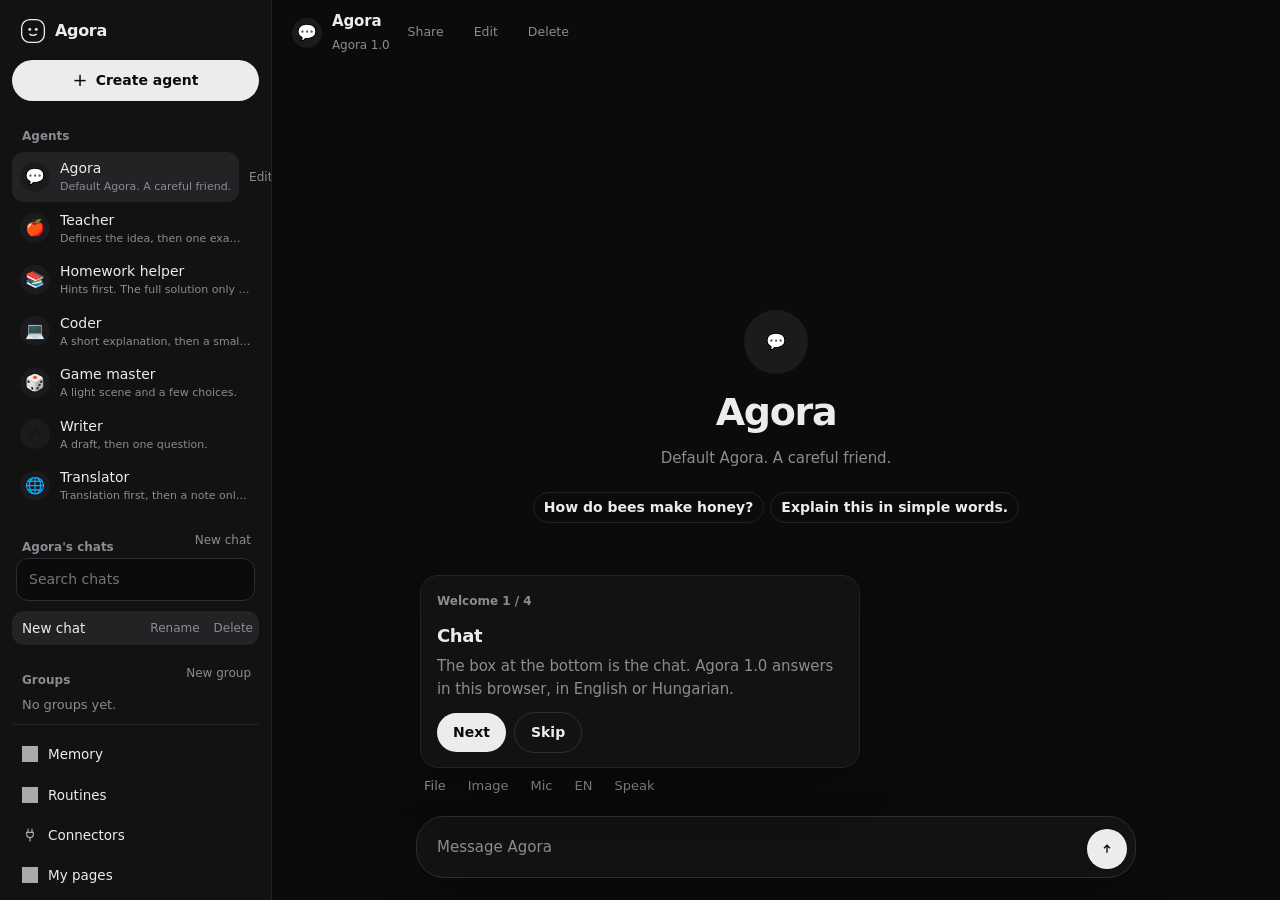
<file: index.html>
<!doctype html>
<html lang="en">
<head>
<meta charset="utf-8">
<meta name="viewport" content="width=device-width,initial-scale=1,viewport-fit=cover">
<meta name="description" content="Agora 1.0 answers in your browser.">
<meta name="theme-color" content="#0A0A0A">
<meta name="mobile-web-app-capable" content="yes">
<meta name="apple-mobile-web-app-capable" content="yes">
<meta name="apple-mobile-web-app-title" content="Agora">
<link rel="manifest" href="manifest.webmanifest">
<link rel="apple-touch-icon" href="icons/icon-192.png">
<title>Agora</title>
<script>
try {
  var saved = JSON.parse(localStorage.getItem('agona:v1') || 'null');
  var theme = saved && saved.settings && saved.settings.theme;
  var light = window.matchMedia('(prefers-color-scheme: light)').matches;
  var resolved = theme === 'light' || theme === 'dark' ? theme : (theme === 'system' ? (light ? 'light' : 'dark') : 'dark');
  document.documentElement.setAttribute('data-theme', resolved);
} catch (e) {}
</script>
<link rel="icon" href="data:image/svg+xml,%3Csvg xmlns='http://www.w3.org/2000/svg' viewBox='0 0 32 32'%3E%3Crect x='2' y='2' width='28' height='28' rx='10' fill='%23141414' stroke='%23EDEDED' stroke-width='1.6'/%3E%3Ccircle cx='12' cy='14' r='1.8' fill='%23EDEDED'/%3E%3Ccircle cx='20' cy='14' r='1.8' fill='%23EDEDED'/%3E%3Cpath d='M12 20c1.5 1.7 6.5 1.7 8 0' fill='none' stroke='%23EDEDED' stroke-width='1.6' stroke-linecap='round'/%3E%3C/svg%3E">
<link rel="stylesheet" href="css/style.css">
</head>
<body>
<a class="skip" href="#thread">Skip to the conversation</a>
<div id="app">
  <aside id="sidebar" aria-label="Agents and chats">
    <div class="side-top">
      <a class="brand" href="#/">
        <span class="mark" aria-hidden="true"><svg viewBox="0 0 32 32"><rect x="2" y="2" width="28" height="28" rx="10" fill="none" stroke="currentColor" stroke-width="1.6"/><circle cx="12" cy="14" r="1.8"/><circle cx="20" cy="14" r="1.8"/><path d="M12 20c1.5 1.7 6.5 1.7 8 0" fill="none" stroke="currentColor" stroke-width="1.6" stroke-linecap="round"/></svg></span>
        <span class="lbl">Agora</span>
      </a>
    </div>
    <button type="button" class="create-btn" data-act="open-create">Create agent</button>
    <p class="section-label" id="agents-label">Agents</p>
    <div id="agent-list" class="agent-scroll" role="list" aria-labelledby="agents-label"></div>
    <div class="chats-head">
      <p class="section-label" id="chats-label">Chats</p>
      <button type="button" class="quiet" data-act="new-chat">New chat</button>
    </div>
    <label class="sr-only" for="chat-search">Search chats</label>
    <input id="chat-search" class="chat-search" type="search" placeholder="Search chats" autocomplete="off">
    <div id="chat-list" class="chat-scroll" role="list" aria-labelledby="chats-label"></div>
    <div class="chats-head">
      <p class="section-label" id="groups-label">Groups</p>
      <button type="button" class="quiet" data-act="open-group">New group</button>
    </div>
    <div id="group-list" class="chat-scroll" role="list" aria-labelledby="groups-label"></div>
    <div class="side-bottom">
      <button type="button" class="quiet settings-btn" data-act="open-memory">Memory</button>
      <button type="button" class="quiet settings-btn" data-act="open-routines">Routines</button>
      <button type="button" class="quiet settings-btn" data-act="open-connectors">Connectors</button>
      <button type="button" class="quiet settings-btn" data-act="open-pages">My pages</button>
      <button type="button" class="quiet settings-btn" data-act="open-settings">Settings</button>
      <div id="offline-badge" class="offline-badge" hidden></div>
      <div id="model-status" class="model-status" role="status">Agora 1.0</div>
    </div>
  </aside>
  <div id="scrim" class="scrim" data-act="close-menu"></div>
  <main id="chat">
    <header class="chat-top">
      <button id="menu-btn" class="icon" type="button" data-act="menu" aria-label="Open the agent list" aria-expanded="false">
        <svg viewBox="0 0 24 24" width="20" height="20" fill="none" stroke="currentColor" stroke-width="1.7" aria-hidden="true"><path d="M4 7h16M4 12h16M4 17h16"/></svg>
      </button>
      <div id="chat-head"></div>
    </header>
    <div id="load-bar" class="load-bar" hidden>
      <p id="load-msg"></p>
      <div id="load-track" class="load-track" role="progressbar" aria-valuemin="0" aria-valuemax="100" aria-valuenow="0" aria-label="Agora 1.0">
        <span id="load-fill"></span>
      </div>
      <p id="load-meta"></p>
      <button type="button" class="ghost" id="load-retry" data-act="retry-model" hidden>Try again</button>
    </div>
    <div id="lite-hint" class="lite-hint" hidden></div>
    <div id="thread" tabindex="-1" aria-live="polite"></div>
    <div id="share-bar" class="share-bar" hidden>
      <p id="share-note"></p>
      <div class="row">
        <button type="button" id="try-agora" data-act="try-agora">Try Agora</button>
        <button type="button" class="ghost" id="copy-shared" data-act="copy-shared">Copy as text</button>
      </div>
    </div>
    <form id="composer" class="composer" autocomplete="off">
      <label class="sr-only" for="input">Message</label>
      <button type="button" class="quiet continue-btn" id="continue" data-act="continue-group" hidden>Continue</button>
      <div id="pending" class="pending-file" hidden></div>
      <div class="composer-tools">
        <button type="button" class="quiet" id="show-solution" data-act="show-solution" hidden>Show solution</button>
        <button type="button" class="quiet" data-act="pick-file">File</button>
        <button type="button" class="quiet" data-act="pick-image">Image</button>
        <button type="button" class="quiet" data-act="voice-input" id="mic" aria-pressed="false">Mic</button>
        <button type="button" class="quiet" data-act="voice-lang" id="voice-lang">EN</button>
        <button type="button" class="quiet" data-act="toggle-speak" id="speak-toggle" aria-pressed="false">Speak</button>
      </div>
      <input id="file-input" type="file" hidden accept=".txt,.md,.csv,.json,.pdf,.docx,text/plain,text/markdown,text/csv,application/json,application/pdf,application/vnd.openxmlformats-officedocument.wordprocessingml.document">
      <input id="image-input" type="file" hidden accept="image/png,image/jpeg,image/webp,image/gif">
      <div class="pill">
        <textarea id="input" rows="1" placeholder="Message"></textarea>
        <button type="submit" class="send" id="send" aria-label="Send">
          <svg viewBox="0 0 24 24" width="18" height="18" fill="none" stroke="currentColor" stroke-width="1.8" aria-hidden="true"><path d="M12 17V7M8 11l4-4 4 4"/></svg>
        </button>
        <button type="button" class="send stop" id="stop" data-act="stop" aria-label="Stop" hidden>
          <svg viewBox="0 0 24 24" width="16" height="16" fill="none" stroke="currentColor" stroke-width="1.8" aria-hidden="true"><rect x="7" y="7" width="10" height="10" rx="2"/></svg>
        </button>
      </div>
    </form>
  </main>
</div>
<div id="tour" class="tour" hidden></div>
<div id="live" class="sr-only" aria-live="polite"></div>
  <aside id="page-panel" class="page-panel" hidden></aside>
  <div id="toast" role="status"></div>
<div id="modal" class="modal hidden" role="dialog" aria-modal="true" aria-labelledby="modal-title">
  <div class="modal-box" id="modal-box"></div>
</div>
<script type="module" src="js/app.js"></script>
</body>
</html>
</file>
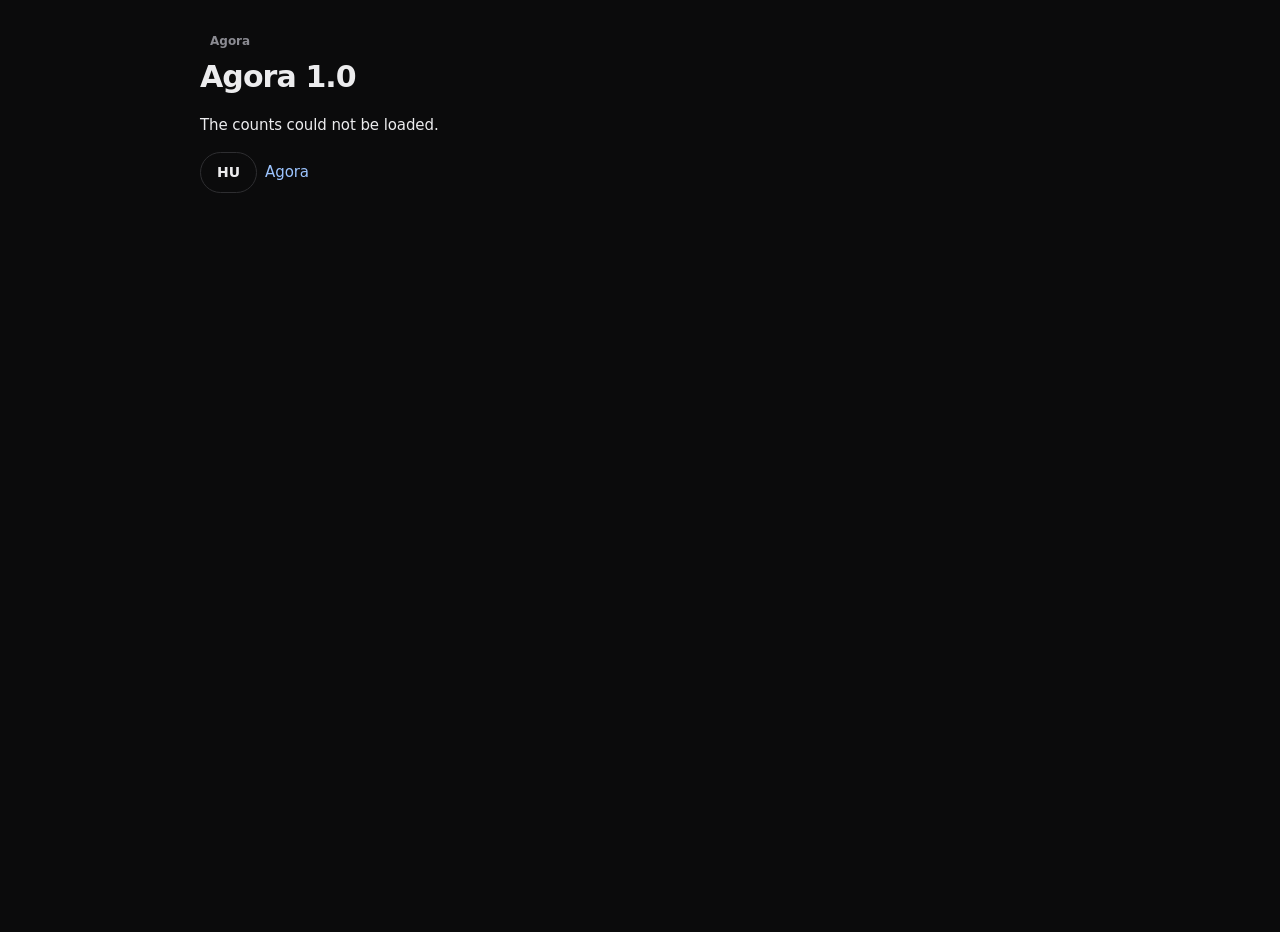
<file: stats.html>
<!doctype html>
<html lang="en">
<head>
<meta charset="utf-8">
<meta name="viewport" content="width=device-width,initial-scale=1">
<meta name="description" content="Anonymous Agora counts. No cookies.">
<meta name="theme-color" content="#0A0A0A">
<title>Agora counts</title>
<link rel="stylesheet" href="css/style.css">
</head>
<body>
<main class="stats-page">
  <p class="section-label">Agora</p>
  <h1 id="stats-title">Agora 1.0</h1>
  <p id="stats-lead"></p>
  <div class="row">
    <button type="button" id="stats-lang" class="ghost">HU</button>
    <a class="quiet stats-back" href="./">Agora</a>
  </div>
  <div id="stats-box"></div>
</main>
<script type="module" src="js/stats-page.js"></script>
</body>
</html>
</file>
<file: css/style.css>
:root {
  --bg: #0A0A0A;
  --surface: #141414;
  --surface-2: #1A1A1A;
  --border: #262626;
  --text: #EDEDED;
  --muted: #8A8A8A;
  --danger: #E06A6A;
  --ok: #9DCFB8;
  --accent: #7EC8C3;
  --link: #9FD0E8;
  --shadow: 0 24px 60px rgba(0, 0, 0, .35);
  --radius: 14px;
  --pill: 999px;
  --sidebar: 300px;
  --font: Inter, Geist, ui-sans-serif, system-ui, -apple-system, "Segoe UI", Roboto, "Helvetica Neue", Arial, "Noto Sans", sans-serif;
  --mono: ui-monospace, "SFMono-Regular", Menlo, Consolas, monospace;
  --ease: 180ms ease;
  color-scheme: dark;
}
:root[data-theme="light"] {
  --bg: #f4f5f7;
  --surface: #ffffff;
  --surface-2: #eef0f3;
  --border: #e1e4ea;
  --text: #16181d;
  --muted: #5e6673;
  --danger: #c64545;
  --ok: #1f7a4d;
  --link: #1d6f93;
  --shadow: 0 16px 40px rgba(20, 20, 20, .08);
  color-scheme: light;
}
* { box-sizing: border-box; }
html, body { height: 100%; }
body {
  margin: 0;
  background: var(--bg);
  color: var(--text);
  font: 16px/1.5 var(--font);
  letter-spacing: -0.011em;
  -webkit-font-smoothing: antialiased;
}
[hidden] { display: none !important; }
button, input, textarea, select { font: inherit; color: inherit; }
button { cursor: pointer; }
a { color: var(--link); }
:focus-visible { outline: 2px solid var(--accent); outline-offset: 2px; }
.sr-only {
  position: absolute; width: 1px; height: 1px; padding: 0; margin: -1px;
  overflow: hidden; clip: rect(0, 0, 0, 0); border: 0;
}
.skip {
  position: absolute; left: 12px; top: -48px; z-index: 80;
  background: var(--text); color: var(--bg); padding: 8px 12px; border-radius: 10px;
}
.skip:focus { top: 8px; }

#app {
  display: grid;
  grid-template-columns: var(--sidebar) minmax(0, 1fr);
  height: 100dvh;
  min-height: 100dvh;
}
#sidebar {
  display: flex;
  flex-direction: column;
  min-height: 0;
  background: var(--surface);
  border-right: 1px solid var(--border);
  padding: 12px 10px 10px;
}
.side-top { display: flex; align-items: center; padding: 4px 8px 10px; }
.brand {
  display: flex; align-items: center; gap: 10px;
  color: var(--text); text-decoration: none; font-weight: 680; letter-spacing: -0.03em;
}
.mark { width: 28px; height: 28px; display: grid; }
.mark svg { width: 100%; height: 100%; display: block; }
.mark circle { fill: currentColor; }
.section-label {
  margin: 8px 8px 6px;
  color: var(--muted);
  font-size: 11px;
  font-weight: 650;
  letter-spacing: .08em;
  text-transform: uppercase;
}
.chats-head { display: flex; align-items: center; justify-content: space-between; gap: 8px; margin-top: 8px; }
.chats-head .section-label { margin-bottom: 0; }
#sidebar { overflow: auto; }
.agent-scroll, .chat-scroll { overflow: visible; flex: 0 0 auto; padding-bottom: 4px; }
.side-bottom { margin-top: auto; display: flex; flex-direction: column; gap: 8px; padding-top: 8px; }
.settings-btn { width: 100%; text-align: left; }
.model-status {
  font-size: 12px; line-height: 1.4; color: var(--muted);
  border-top: 1px solid var(--border); padding: 8px 6px 2px;
}

button, .btn {
  background: var(--text); color: var(--bg); border: 0; border-radius: 12px;
  padding: 10px 14px; font-weight: 600;
}
button.ghost, .btn.ghost { background: transparent; color: var(--text); border: 1px solid var(--border); }
button.quiet {
  background: transparent; color: var(--text); border: 0;
  border-radius: 10px; padding: 6px 8px; font-weight: 550; font-size: 13px;
}
button.quiet:hover, .agent-row:hover, .chat-select:hover { background: var(--surface-2); }
button.danger {
  background: transparent; color: var(--danger);
  border: 1px solid color-mix(in srgb, var(--danger) 50%, var(--border));
}
button:disabled { opacity: .45; cursor: not-allowed; }
.agent-row, .chat-select {
  background: transparent; color: var(--text); border: 0; font-weight: 560;
}
.agent-row {
  display: flex; align-items: center; gap: 8px;
  width: 100%; text-align: left; border-radius: 12px; padding: 4px 8px; margin: 1px 0;
}
.agent-row.active { background: var(--surface-2); box-shadow: inset 3px 0 0 var(--agent, var(--accent)); }
.agent-copy { min-width: 0; display: flex; flex-direction: column; }
.agent-name { min-width: 0; overflow: hidden; text-overflow: ellipsis; white-space: nowrap; }
.agent-desc { color: var(--muted); font-size: 11px; font-weight: 450; overflow: hidden; text-overflow: ellipsis; white-space: nowrap; }
.avatar.emoji { display: grid; place-items: center; background: var(--surface-2); font-size: 16px; line-height: 1; }
.example-row { display: flex; flex-wrap: wrap; gap: 6px; justify-content: center; margin-top: 12px; }
.math { font-family: "Times New Roman", Times, serif; }
.math.display { display: block; margin: 8px 0; text-align: center; }
.frac { display: inline-flex; flex-direction: column; vertical-align: middle; text-align: center; line-height: 1.05; font-size: .92em; margin: 0 2px; }
.frac .num { border-bottom: 1px solid currentColor; padding: 0 3px; }
.frac .den { padding: 0 3px; }
.sup { font-size: .75em; vertical-align: super; }
.sub { font-size: .75em; vertical-align: sub; }
.sqrt-in { border-top: 1px solid currentColor; padding: 0 1px; }
.vision-bar { height: 6px; border-radius: 99px; background: var(--surface-2); overflow: hidden; margin-top: 6px; }
.vision-bar > span { display: block; height: 100%; background: var(--text); }
.offline-badge { font-size: 11.5px; margin: 6px 10px 0; color: var(--muted); }
.offline-badge.ready { color: #1f8a4c; }
.offline-note { width: min(720px, 100%); margin: 0 auto 8px; font-size: 13px; color: var(--muted); }
.page-panel { position: fixed; top: 0; right: 0; width: min(420px, 100%); height: 100dvh; background: var(--surface); border-left: 1px solid var(--border); z-index: 20; overflow: auto; padding: 16px; }
.page-panel-inner { display: flex; flex-direction: column; gap: 10px; }
.page-frame { width: 100%; height: 360px; border: 1px solid var(--border); border-radius: 12px; background: #fff; }
.page-code { white-space: pre-wrap; font-size: 12px; background: var(--bg); border-radius: 12px; padding: 10px; max-height: 280px; overflow: auto; }
.agent-row .fig { width: 40px; height: 44px; margin: 0; flex: 0 0 auto; overflow: hidden; }
.chat-row {
  display: grid; grid-template-columns: minmax(0, 1fr) auto auto;
  gap: 2px; align-items: center; border-radius: 10px;
}
.chat-row.active { background: var(--bg); }
.chat-select {
  text-align: left; padding: 8px 8px; border-radius: 10px;
  overflow: hidden; text-overflow: ellipsis; white-space: nowrap;
}
.chat-row .quiet { color: var(--muted); padding: 6px; }

#chat { display: flex; flex-direction: column; min-width: 0; min-height: 0; height: 100dvh; background: var(--bg); }
.chat-top {
  display: flex; align-items: center; gap: 8px;
  padding: 10px 16px; border-bottom: 1px solid var(--border); min-height: 64px;
}
.who { display: flex; align-items: center; gap: 10px; min-width: 0; }
.who h1 { margin: 0; font-size: 18px; letter-spacing: -0.03em; font-weight: 650; }
.who .fig { width: 44px; margin: 0; }
.model-pill {
  margin: 2px 0 0; display: inline-flex; align-items: center;
  border: 1px solid var(--border); border-radius: var(--pill);
  padding: 1px 8px; color: var(--muted); font-size: 12px;
}
.icon, .send, #menu-btn {
  display: grid; place-items: center; width: 40px; height: 40px; padding: 0;
  border-radius: var(--pill); border: 1px solid var(--border); background: transparent; color: var(--text);
}
#menu-btn { display: none; }
.scrim { display: none; }

#thread {
  flex: 1; overflow: auto; padding: 28px 20px 12px;
}
.column { width: min(720px, 100%); margin: 0 auto; display: flex; flex-direction: column; gap: 14px; min-height: 100%; }
.composer .pill { width: min(720px, 100%); margin: 0 auto; }
.welcome { margin: auto; text-align: center; color: var(--muted); max-width: 28rem; }
.welcome h2 { color: var(--text); margin: 8px 0 6px; letter-spacing: -0.03em; }
.welcome .fig { width: 112px; margin: 0 auto; }
.bubble-row { display: flex; gap: 8px; align-items: flex-end; max-width: 760px; }
.bubble-row.user { align-self: flex-end; flex-direction: row-reverse; }
.bubble {
  background: var(--surface);
  border: 1px solid var(--border);
  border-radius: 16px 16px 16px 6px;
  padding: 8px 12px;
  max-width: min(640px, 100%);
}
.bubble-row.user .bubble { border-radius: 16px 16px 6px 16px; background: var(--surface-2); }
.bubble-row.error .bubble { border-color: color-mix(in srgb, var(--danger) 55%, var(--border)); }
.meta { color: var(--muted); font-size: 12px; margin-bottom: 2px; }
.text { margin: 0; white-space: pre-wrap; word-break: break-word; }
.text a { color: var(--link); }
.pending .meta::after {
  content: "";
  display: inline-block; width: 7px; height: 7px; margin-left: 6px;
  border-radius: 50%; background: var(--accent); vertical-align: middle;
}
.tool-line, .sys-line {
  max-width: 760px;
  border: 1px solid var(--border);
  border-radius: 12px;
  padding: 8px 12px;
  background: color-mix(in srgb, var(--surface) 80%, transparent);
  color: var(--muted);
  font-size: 14px;
}
.sys-line p, .tool-line p { margin: 0; white-space: pre-wrap; }
.tool-line summary { cursor: pointer; }
.tool-line[open] p, .tool-line[open] .sources { margin-top: 8px; }
.sources { list-style: none; margin: 6px 0 0; padding: 0; display: flex; flex-direction: column; gap: 8px; }
.sources a { font-weight: 600; }
.snip, .src-label { display: block; color: var(--muted); font-size: 12px; }
.src-label { margin: 0; text-transform: uppercase; letter-spacing: .06em; }
.empty-note { margin: 8px; }

.composer { padding: 8px 8vw 18px; }
.pill {
  display: flex; align-items: flex-end; gap: 6px;
  background: var(--surface); border: 1px solid var(--border);
  border-radius: 22px; padding: 6px 6px 6px 14px;
  box-shadow: var(--shadow);
}
.pill textarea {
  flex: 1; border: 0; background: transparent; resize: none;
  max-height: 160px; min-height: 44px; padding: 10px 0; border-radius: 0;
}
.pill textarea:focus { outline: none; }
.pill:focus-within { border-color: color-mix(in srgb, var(--accent) 55%, var(--border)); }
.send { background: var(--text); color: var(--bg); border: 0; }
.send.stop { background: transparent; color: var(--text); border: 1px solid var(--border); }

label { display: block; color: var(--muted); font-size: 13px; margin: 12px 0 6px; }
input, textarea, select {
  width: 100%; background: var(--bg); border: 1px solid var(--border);
  border-radius: 12px; padding: 10px 12px;
}
.row { display: flex; gap: 8px; align-items: center; flex-wrap: wrap; }
.small { font-size: 13px; }
.muted { color: var(--muted); }
.warn-note {
  border: 1px solid var(--border); border-radius: 12px; padding: 10px 12px; background: var(--surface-2);
}
.settings-extra { margin-top: 16px; padding-top: 8px; border-top: 1px solid var(--border); }
.sync-code { font-family: ui-monospace, SFMono-Regular, Menlo, Consolas, monospace; font-size: 12px; word-break: break-all; resize: none; }
.sync-qr { background: #fff; display: inline-block; border-radius: 12px; padding: 8px; margin: 8px 0; }
.sync-qr svg { width: 168px; height: 168px; display: block; }
.settings-extra h2, #settings-form h2 { font-size: 15px; margin: 16px 0 8px; }

.modal {
  position: fixed; inset: 0; background: rgba(0, 0, 0, .55);
  display: flex; align-items: center; justify-content: center; z-index: 70; padding: 18px;
}
.modal.hidden { display: none; }
.modal-box.wide { width: min(920px, 100%); }
.modal-box {
  width: min(560px, 100%); max-height: min(86dvh, 760px); overflow: auto;
  background: var(--surface); border: 1px solid var(--border); border-radius: 16px;
  padding: 18px; box-shadow: var(--shadow);
}
.modal-actions { margin-top: 16px; }
#toast {
  position: fixed; left: 50%; bottom: 18px; transform: translate(-50%, 12px);
  background: var(--text); color: var(--bg); border-radius: 999px; padding: 10px 14px;
  width: max-content; max-width: min(420px, calc(100vw - 24px)); text-align: center;
  opacity: 0; pointer-events: none; transition: opacity var(--ease), transform var(--ease); z-index: 75;
}
#toast.show { opacity: 1; transform: translate(-50%, 0); }

.fig { width: 96px; margin: 0; }
.fig-sm { width: 78px; }
.fig-lg { width: 120px; }
.fig svg { width: 100%; height: auto; display: block; overflow: visible; }
.fig-name, .fig-state { display: block; text-align: center; }
.fig-name { font-size: 13px; font-weight: 620; letter-spacing: -0.02em; }
.fig-state { color: var(--muted); font-size: 12px; }
.skin { fill: var(--agent, #c5b4e3); }
.torso > .skin, .head > .skin { stroke: rgba(0, 0, 0, .16); stroke-width: 1; }
.shadow { fill: #000; opacity: .22; }
:root[data-theme="light"] .shadow { opacity: .12; }
.mouth { display: none; }
.fig[data-state="idle"] .mouth-soft,
.fig[data-state="working"] .mouth-soft,
.fig[data-state="thinking"] .mouth-soft { display: block; }
.fig[data-state="done"] .mouth-happy { display: block; }
.fig[data-state="error"] .mouth-sad { display: block; }
.fig[data-state="approval"] .mouth-ask { display: block; }
.fig[data-state="paused"] .mouth-sleep { display: block; }
.thought, .zzz, .stars, .err-badge { display: none; }
.fig[data-state="thinking"] .thought,
.fig[data-state="paused"] .zzz,
.fig[data-state="done"] .stars,
.fig[data-state="error"] .err-badge { display: block; }
.bubble-fill { fill: var(--surface); stroke: var(--text); stroke-width: 1; }
.zzz text { fill: var(--muted); font-size: 11px; font-family: var(--font); }
.stars path { fill: #e2b34d; }
.err-badge circle { fill: var(--danger); }
.err-badge text { fill: #fff; font-size: 12px; text-anchor: middle; font-family: var(--font); font-weight: 700; }
.arm, .limb-pivot, .eye { transform-box: fill-box; }
.limb-pivot { transform-origin: 50% 0; }
.eye { transform-origin: center; }
.fig[data-state="paused"] .eye { transform: scaleY(0.16); }
.fig[data-state="paused"] .body-wrap { filter: grayscale(.85); }
.fig[data-state="approval"] .arm-r .limb-pivot { transform: rotate(-58deg); }

@media (prefers-reduced-motion: no-preference) {
  .fig[data-state="idle"] .body-wrap { animation: breathe 3.4s ease-in-out infinite; transform-origin: center bottom; }
  .fig[data-state="idle"] .eye,
  .fig[data-state="working"] .eye,
  .fig[data-state="thinking"] .eye { animation: blink 4.8s linear infinite; }
  .fig[data-state="working"] .head { animation: bob .7s ease-in-out infinite; transform-origin: 50% 80%; }
  .fig[data-state="working"] .arm-l .limb-pivot { animation: type-l .38s ease-in-out infinite; }
  .fig[data-state="working"] .arm-r .limb-pivot { animation: type-r .38s ease-in-out infinite; }
  .fig[data-state="thinking"] .pupil { animation: look 1.4s ease-in-out infinite; }
  .fig[data-state="thinking"] .d1 { animation: dot 1.2s infinite; }
  .fig[data-state="thinking"] .d2 { animation: dot 1.2s .2s infinite; }
  .fig[data-state="thinking"] .d3 { animation: dot 1.2s .4s infinite; }
  .fig[data-state="done"] .body-wrap { animation: hop .55s ease; }
  .fig[data-state="error"] .body-wrap { animation: shake .45s ease; }
  .fig.is-offscreen, .fig.is-offscreen * { animation-play-state: paused !important; }
  .pending .meta::after { animation: pulse 1s ease-in-out infinite; }
}
@keyframes breathe { 50% { transform: translateY(-2px) scale(1.03); } }
@keyframes blink { 0%, 42%, 48%, 100% { transform: scaleY(1); } 45% { transform: scaleY(.12); } }
@keyframes bob { 50% { transform: rotate(-4deg); } }
@keyframes type-l { 50% { transform: rotate(22deg); } }
@keyframes type-r { 50% { transform: rotate(-22deg); } }
@keyframes look { 50% { transform: translateX(-1.7px); } }
@keyframes dot { 0%, 80%, 100% { opacity: .25; } 40% { opacity: 1; } }
@keyframes hop { 40% { transform: translateY(-8px); } }
@keyframes shake { 25% { transform: translateX(-2px); } 75% { transform: translateX(2px); } }
@keyframes pulse { 50% { opacity: .35; } }

@media (prefers-reduced-motion: reduce) {
  .fig[data-state="approval"] .arm-r .limb-pivot { transform: rotate(-58deg); }
  .fig.is-offscreen { animation: none; }
}
.fig.is-offscreen { animation-play-state: paused; }

.create-btn { width: calc(100% - 8px); margin: 0 4px 8px; }
.avatar {
  width: 32px; height: 32px; border-radius: 10px; display: grid; place-items: center;
  flex: 0 0 auto; overflow: hidden; color: #141414;
}
.avatar.photo { object-fit: cover; background: var(--surface-2); }
.avatar.shape { background: var(--agent, var(--accent)); }
.avatar.lg { width: 64px; height: 64px; border-radius: 16px; }
.avatar.lg svg { width: 32px; height: 32px; }
.agent-row-wrap { display: flex; align-items: center; gap: 2px; }
.agent-row-wrap .agent-row { flex: 1; }
.tiny { padding: 4px 6px; color: var(--muted); }
.shape-grid, .color-row, .preview-row, .member-picks { display: flex; flex-wrap: wrap; gap: 8px; margin: 8px 0; }
.shape-btn, .color-btn {
  width: 40px; height: 40px; padding: 0; border-radius: 12px; border: 1px solid var(--border);
  background: var(--surface-2); color: #141414; display: grid; place-items: center;
}
.shape-btn { background: var(--agent, var(--surface-2)); }
.shape-btn.selected, .color-btn.selected { outline: 2px solid var(--text); outline-offset: 2px; }
.color-btn { border-radius: 999px; }
.checkline { display: flex; align-items: center; gap: 8px; width: 100%; color: var(--text); }
.checkline input { width: auto; }
.face-stack { display: flex; }
.face-stack .avatar { width: 26px; height: 26px; margin-right: -6px; border: 2px solid var(--surface); }
.group-row, .agent-row { display: flex; align-items: center; gap: 8px; }
.empty-home, .welcome { margin: auto; text-align: center; max-width: 28rem; color: var(--muted); padding: 24px 8px; }
.empty-home h1, .welcome h2 { color: var(--text); letter-spacing: -0.03em; }
.composer { display: flex; flex-direction: column; align-items: center; }
.composer-tools { display: flex; flex-wrap: wrap; gap: 6px; width: min(720px, 100%); margin: 0 auto 8px; }
.composer-tools .quiet { min-height: 44px; }
.chat-search { width: calc(100% - 8px); margin: 0 4px 8px; }
.pending-file { width: min(720px, 100%); margin: 0 auto 8px; font-size: 13px; color: var(--muted); }
.chat-image { display: block; max-width: min(320px, 100%); border-radius: 12px; margin: 6px 0; }
.file-note { margin: 6px 0; }
.file-note pre { white-space: pre-wrap; font: 12px/1.4 var(--mono); max-height: 180px; overflow: auto; }
.rate { display: flex; flex-wrap: wrap; gap: 6px; align-items: center; margin-top: 8px; }
.rate .on { outline: 2px solid var(--text); }
.rate-note { flex: 1; min-width: 140px; }
.memory-list { list-style: none; padding: 0; margin: 8px 0; }
.memory-row { display: flex; flex-wrap: wrap; gap: 6px; align-items: center; margin: 8px 0; }
.memory-row input { flex: 1; min-width: 140px; }
.continue-btn { align-self: center; width: auto; height: 36px; margin: 0 0 8px; border: 1px solid var(--border); padding: 0 14px; color: var(--text); background: var(--surface); }
.who .quiet { margin-left: 4px; }
.connect-card, .connector-row {
  border: 1px solid var(--border); border-radius: 14px; padding: 12px; background: var(--surface); margin: 8px 0;
}
.connect-card input, .connector-row input { margin-top: 6px; }
.connector-row h2, .plugin-card h3 { margin: 0; font-size: 16px; }
.plugin-grid { display: grid; gap: 8px; }
.plugin-card { border: 1px solid var(--border); border-radius: 14px; padding: 12px; margin: 8px 0; background: var(--surface); }
.chip-row { display: flex; flex-wrap: wrap; gap: 6px; margin: 8px 0; }
.chip { border: 1px solid var(--border); background: transparent; border-radius: 999px; padding: 4px 10px; color: var(--text); }
.chip.on { background: var(--text); color: var(--bg); }
.row.spread { justify-content: space-between; width: 100%; }
.connector-row ul { margin: 8px 0 0; padding-left: 18px; }

@media (max-width: 800px) {
  #app { display: block; }
  #menu-btn { display: grid; }
  #sidebar {
    position: fixed; inset: 0 auto 0 0; z-index: 40;
    width: min(88vw, 340px); transform: translateX(-105%);
    transition: transform var(--ease); box-shadow: var(--shadow);
  }
  body.nav-open #sidebar { transform: none; }
  body.nav-open .scrim { display: block; position: fixed; inset: 0; background: rgba(0, 0, 0, .48); z-index: 35; }
  #thread, .composer { padding-left: 14px; padding-right: 14px; }
  .chat-top { padding-left: 10px; }
  .icon, .send, #menu-btn, .agent-row, .chat-select, .quiet { min-height: 44px; }
  .pill textarea, input, textarea, select { font-size: 16px; }
}

/* ===== Agora v2 look: calm and minimal ===== */
:root {
  --bg: #0b0b0c;
  --surface: #121213;
  --surface-2: #1b1b1d;
  --surface-3: #232326;
  --border: #232325;
  --border-strong: #2e2e31;
  --text: #ececee;
  --muted: #8b8b92;
  --accent: #e8e8ea;
  --link: #9cc4ff;
  --shadow: 0 18px 50px -18px rgba(0, 0, 0, .6);
  --radius: 16px;
  --sidebar: 272px;
  --ease: 200ms cubic-bezier(.2, .7, .2, 1);
}
:root[data-theme="light"] {
  --bg: #ffffff;
  --surface: #f7f7f8;
  --surface-2: #efeff1;
  --surface-3: #e7e7ea;
  --border: #ececee;
  --border-strong: #dcdce0;
  --text: #111113;
  --muted: #6e6e76;
  --accent: #111113;
  --link: #2459d6;
  --shadow: 0 18px 44px -22px rgba(17, 17, 19, .22);
}
body { font-size: 15px; letter-spacing: -0.006em; }
::selection { background: color-mix(in srgb, var(--text) 22%, transparent); }
* { scrollbar-width: thin; scrollbar-color: var(--surface-3) transparent; }
:focus-visible { outline: 2px solid color-mix(in srgb, var(--text) 55%, transparent); outline-offset: 2px; }

/* buttons */
button, .btn { border-radius: 999px; padding: 9px 16px; font-weight: 560; font-size: 14px; transition: background var(--ease), opacity var(--ease), transform var(--ease), border-color var(--ease); }
button:not(:disabled):active { transform: scale(.98); }
button.ghost, .btn.ghost { border-color: var(--border-strong); }
button.ghost:hover, .btn.ghost:hover { background: var(--surface-2); }
button.quiet { border-radius: 10px; color: var(--muted); font-weight: 520; }
button.quiet:hover { color: var(--text); background: var(--surface-2); }
button.danger { border-radius: 999px; }

/* sidebar */
#sidebar { background: var(--surface); border-right: 1px solid var(--border); padding: 14px 12px 12px; gap: 2px; }
.side-top { padding: 4px 8px 14px; }
.brand { font-weight: 640; font-size: 16px; letter-spacing: -0.02em; gap: 9px; }
.mark { width: 26px; height: 26px; }
.create-btn {
  width: 100%; margin: 0 0 10px; display: flex; align-items: center; justify-content: center; gap: 8px;
  background: var(--text); color: var(--bg); padding: 10px 14px;
}
.create-btn::before { content: "+"; font-size: 18px; line-height: 1; font-weight: 400; margin-top: -2px; }
.create-btn:hover { opacity: .9; }
.section-label { text-transform: none; letter-spacing: 0; font-size: 12px; font-weight: 560; margin: 14px 10px 4px; color: var(--muted); }
.chats-head { margin-top: 6px; }
.chats-head .quiet { font-size: 12px; padding: 4px 8px; }
.empty-note { margin: 4px 10px; font-size: 13px; }
.agent-row, .chat-select, .group-row { font-weight: 500; font-size: 14px; }
.agent-row { padding: 6px 8px; gap: 10px; border-radius: 12px; transition: background var(--ease); }
.agent-row.active { background: var(--surface-3); box-shadow: none; }
.agent-row-wrap .tiny { opacity: 0; transition: opacity var(--ease); font-size: 12px; }
.agent-row-wrap:hover .tiny, .agent-row-wrap.active .tiny, .agent-row-wrap .tiny:focus-visible { opacity: 1; }
.group-row {
  display: flex; width: 100%; text-align: left; background: transparent; color: var(--text);
  border: 0; border-radius: 12px; padding: 6px 8px; gap: 12px; margin: 1px 0;
}
.group-row:hover { background: var(--surface-2); }
.group-row.active { background: var(--surface-3); }
.chat-row { border-radius: 12px; }
.chat-row.active { background: var(--surface-3); }
.chat-select { font-size: 13.5px; padding: 7px 10px; color: var(--text); }
.chat-row .quiet { font-size: 12px; opacity: 0; transition: opacity var(--ease); }
.chat-row:hover .quiet, .chat-row.active .quiet, .chat-row .quiet:focus-visible { opacity: 1; }
.side-bottom { gap: 2px; border-top: 1px solid var(--border); margin-top: auto; padding-top: 10px; }
.settings-btn { display: flex; align-items: center; gap: 10px; color: var(--text) !important; padding: 9px 10px !important; font-size: 13.5px !important; }
.settings-btn::before {
  content: ""; width: 16px; height: 16px; flex: none; background: currentColor; opacity: .7;
  -webkit-mask: var(--ico) center / contain no-repeat; mask: var(--ico) center / contain no-repeat;
}
[data-act="open-connectors"].settings-btn { --ico: url("data:image/svg+xml,%3Csvg xmlns='http://www.w3.org/2000/svg' viewBox='0 0 24 24' fill='none' stroke='black' stroke-width='1.8' stroke-linecap='round'%3E%3Cpath d='M9 3v5M15 3v5M7 8h10v3a5 5 0 01-10 0zM12 16v5'/%3E%3C/svg%3E"); }
[data-act="open-settings"].settings-btn { --ico: url("data:image/svg+xml,%3Csvg xmlns='http://www.w3.org/2000/svg' viewBox='0 0 24 24' fill='none' stroke='black' stroke-width='1.8' stroke-linecap='round'%3E%3Cpath d='M4 7h10M18 7h2M4 17h4M12 17h8'/%3E%3Ccircle cx='16' cy='7' r='2'/%3E%3Ccircle cx='10' cy='17' r='2'/%3E%3C/svg%3E"); }
.model-status { border-top: 0; padding: 8px 10px 0; font-size: 11.5px; display: flex; align-items: center; gap: 7px; }
.model-status::before { content: ""; width: 7px; height: 7px; border-radius: 50%; background: #3ecf8e; flex: none; box-shadow: 0 0 0 3px color-mix(in srgb, #3ecf8e 20%, transparent); }

/* agent avatars: soft round characters */
.avatar { width: 30px; height: 30px; border-radius: 50%; position: relative; }
.avatar.shape {
  background:
    radial-gradient(120% 120% at 30% 20%, color-mix(in srgb, #fff 55%, var(--agent, var(--accent))) 0%, var(--agent, var(--accent)) 55%, color-mix(in srgb, #000 18%, var(--agent, var(--accent))) 100%);
  box-shadow: inset 0 -2px 4px rgba(0, 0, 0, .12), inset 0 1px 1px rgba(255, 255, 255, .5), 0 1px 2px rgba(0, 0, 0, .25);
  color: rgba(20, 20, 22, .82);
}
.avatar.shape svg { width: 56%; height: 56%; stroke-width: 2; }
.avatar.photo { border-radius: 50%; box-shadow: 0 0 0 1px var(--border-strong); }
.avatar.lg { width: 72px; height: 72px; border-radius: 50%; }
.avatar.lg svg { width: 34px; height: 34px; }
.face-stack .avatar { width: 24px; height: 24px; margin-right: -8px; border: 2px solid var(--surface); }
.face-stack { padding-right: 8px; }
.chat-top .face-stack .avatar { border-color: var(--bg); width: 28px; height: 28px; }
.shape-btn { border-radius: 50%; width: 44px; height: 44px; border: 0;
  background: radial-gradient(120% 120% at 30% 20%, color-mix(in srgb, #fff 55%, var(--agent, var(--surface-2))) 0%, var(--agent, var(--surface-2)) 60%); }
.shape-btn.selected, .color-btn.selected { outline: 2px solid var(--text); outline-offset: 3px; }
.color-btn { width: 30px; height: 30px; border: 0; }

/* chat area */
#chat { background: var(--bg); }
.chat-top { border-bottom: 0; min-height: 60px; padding: 10px 20px; }
.who h1 { font-size: 15px; font-weight: 600; letter-spacing: -0.01em; }
.model-pill { border: 0; padding: 0; font-size: 12px; background: none; }
.chat-top .who .quiet { font-size: 12.5px; }
#menu-btn, .icon { border: 0; }
#menu-btn:hover, .icon:hover { background: var(--surface-2); }
#thread { padding: 18px 24px 8px; }
.column { width: min(760px, 100%); gap: 22px; }

.empty-home, .welcome { max-width: 32rem; padding: 32px 12px; }
.empty-home h1, .welcome h2 { font-size: clamp(28px, 4vw, 38px); font-weight: 600; letter-spacing: -0.035em; line-height: 1.1; margin: 0 0 12px; }
.empty-home p, .welcome p { font-size: 15px; line-height: 1.6; margin: 0 0 22px; }
.empty-home button { padding: 11px 22px; }
.welcome .avatar { width: 64px; height: 64px; margin: 0 auto 18px; }
.welcome .avatar svg { width: 30px; height: 30px; }

.bubble-row { gap: 12px; align-items: flex-start; max-width: 100%; }
.bubble-row > .avatar { margin-top: 2px; }
.bubble { background: transparent; border: 0; border-radius: 0; padding: 2px 0; max-width: 100%; line-height: 1.65; }
.bubble-row.user { max-width: min(80%, 600px); }
.bubble-row.user .bubble { background: var(--surface-2); border-radius: 22px 22px 6px 22px; padding: 10px 16px; }
.bubble-row.user .meta { display: none; }
.bubble-row.error .bubble { border: 0; color: color-mix(in srgb, var(--danger) 70%, var(--text)); }
.meta { font-size: 12.5px; font-weight: 560; color: var(--muted); margin-bottom: 4px; }
.text { font-size: 15px; }
.pending .meta::after { background: var(--muted); }
.tool-line, .sys-line { border: 0; background: var(--surface); border-radius: 14px; padding: 10px 14px; font-size: 13.5px; margin-left: 42px; }
.sys-line { margin-left: 0; align-self: center; text-align: center; background: transparent; padding: 2px 8px; font-size: 12.5px; }
.sources { flex-direction: row; flex-wrap: wrap; gap: 6px; margin-top: 8px; }
.sources a { display: inline-block; font-weight: 500; font-size: 12.5px; text-decoration: none; background: var(--surface-2); color: var(--text); border-radius: 999px; padding: 4px 10px; max-width: 280px; overflow: hidden; text-overflow: ellipsis; white-space: nowrap; }
.sources a:hover { background: var(--surface-3); }
.src-label { text-transform: none; letter-spacing: 0; font-weight: 560; }

/* composer */
.composer { padding: 6px 24px 22px; }
.pill {
  border-radius: 28px; padding: 8px 8px 8px 20px; background: var(--surface);
  border: 1px solid var(--border-strong); box-shadow: var(--shadow);
  transition: border-color var(--ease), box-shadow var(--ease);
}
:root[data-theme="light"] .pill { background: #fff; }
.pill:focus-within { border-color: color-mix(in srgb, var(--text) 30%, var(--border-strong)); }
.pill textarea { font-size: 15px; padding: 11px 0; }
.pill textarea::placeholder { color: var(--muted); }
.send { width: 40px; height: 40px; background: var(--text); color: var(--bg); transition: opacity var(--ease), transform var(--ease); }
.send:hover { opacity: .88; }
.send:disabled { opacity: .25; }
.continue-btn { border-radius: 999px; border: 1px solid var(--border-strong); background: var(--surface); font-size: 13px; }

/* forms */
label { font-size: 12.5px; font-weight: 520; }
input, textarea, select { background: var(--bg); border: 1px solid var(--border-strong); border-radius: 12px; padding: 10px 12px; font-size: 14px; transition: border-color var(--ease); }
input:focus, textarea:focus, select:focus { outline: none; border-color: color-mix(in srgb, var(--text) 40%, var(--border-strong)); }
.warn-note { border: 0; border-radius: 14px; background: var(--surface-2); font-size: 13.5px; }

/* modal */
.modal { background: rgba(0, 0, 0, .5); backdrop-filter: blur(6px); -webkit-backdrop-filter: blur(6px); }
:root[data-theme="light"] .modal { background: rgba(17, 17, 19, .28); }
.modal-box { border-radius: 24px; padding: 24px; border-color: var(--border-strong); background: var(--surface); }
:root[data-theme="light"] .modal-box { background: #fff; }
.modal-box h2#modal-title, #modal-title { font-size: 20px; letter-spacing: -0.02em; font-weight: 620; margin: 0 0 6px; }
.connect-card, .connector-row { border-radius: 18px; border-color: var(--border); padding: 16px; }
.connect-card { max-width: 520px; margin-left: 42px; background: var(--surface); }
.connector-row .model-pill { background: var(--surface-2); padding: 2px 10px; border-radius: 999px; }
.spread { justify-content: space-between; }
#toast { border-radius: 999px; font-size: 13.5px; box-shadow: var(--shadow); }

@media (max-width: 800px) {
  #sidebar { border-right: 0; border-radius: 0 20px 20px 0; }
  body.nav-open .scrim { backdrop-filter: blur(3px); }
  .chat-top { padding: 8px 10px; min-height: 56px; }
  #thread { padding: 12px 16px 6px; }
  .composer { padding: 4px 12px 14px; }
  .tool-line, .connect-card { margin-left: 0; }
  .agent-row-wrap .tiny, .chat-row .quiet { opacity: 1; }
  .bubble-row.user { max-width: 88%; }
}
.hero-faces { display: flex; justify-content: center; margin-bottom: 22px; }
.hero-faces .avatar { width: 52px; height: 52px; margin: 0 -6px; border: 3px solid var(--bg); }
.hero-faces .avatar:nth-child(2) { transform: translateY(-8px); z-index: 1; width: 60px; height: 60px; }
.hero-faces .avatar svg { width: 46%; height: 46%; }
@media (prefers-reduced-motion: no-preference) {
  .hero-faces .avatar { animation: face-float 5s ease-in-out infinite; }
  .hero-faces .avatar:nth-child(2) { animation-delay: -1.6s; }
  .hero-faces .avatar:nth-child(3) { animation-delay: -3.2s; }
}
@keyframes face-float { 50% { translate: 0 -4px; } }
.checkline { margin: 2px 0; padding: 6px 8px; border-radius: 12px; font-size: 14px; }
.checkline:hover { background: var(--surface-2); }
.member-picks { flex-direction: column; gap: 2px; }

.chat-top .who { flex: 1; min-width: 0; }
.who [data-act="share-chat"] { margin-left: auto; flex: none; }
.load-bar, .lite-hint, .share-bar {
  width: min(760px, calc(100% - 32px));
  margin: 8px auto 0;
}
.load-bar {
  padding: 12px 14px;
  border: 1px solid var(--border);
  border-radius: 16px;
  background: var(--surface);
}
.load-bar p { margin: 0; font-size: 13.5px; line-height: 1.45; }
#load-meta { color: var(--muted); margin-top: 6px; font-variant-numeric: tabular-nums; }
.load-track {
  position: relative;
  overflow: hidden;
  height: 8px;
  margin-top: 10px;
  border-radius: 99px;
  background: var(--surface-2);
}
#load-fill {
  display: block;
  height: 100%;
  width: 0;
  border-radius: inherit;
  background: var(--accent);
}
#load-fill.indeterminate { width: 36%; animation: load-slide 1.3s ease-in-out infinite; }
@keyframes load-slide {
  0% { transform: translateX(-130%); }
  100% { transform: translateX(320%); }
}
#load-retry { margin-top: 10px; }
.lite-hint, .share-bar {
  padding: 12px 14px;
  border: 1px solid var(--border);
  border-radius: 16px;
  background: var(--surface);
}
.lite-hint p, .share-bar p { margin: 0 0 8px; font-size: 14px; }
.examples { display: flex; flex-wrap: wrap; gap: 8px; justify-content: center; }
.examples button {
  background: var(--surface);
  color: var(--text);
  border: 1px solid var(--border);
  border-radius: 999px;
  padding: 8px 12px;
  font-size: 13.5px;
  font-weight: 550;
}
.tour {
  position: fixed;
  z-index: 40;
  left: 50%;
  bottom: 132px;
  transform: translateX(-50%);
  width: min(440px, calc(100% - 24px));
  padding: 16px 16px 14px;
  border: 1px solid var(--border);
  border-radius: 18px;
  background: var(--surface);
  box-shadow: var(--shadow);
}
.tour h2 { margin: 0 0 6px; font-size: 18px; letter-spacing: -0.02em; }
.tour p { margin: 0 0 12px; color: var(--muted); }
.model-choice { border: 0; margin: 8px 0 12px; padding: 0; }
.model-choice legend { font-size: 13px; color: var(--muted); margin-bottom: 4px; }
body.share-mode .composer, body.share-mode #tour, body.share-mode #load-bar, body.share-mode #lite-hint { display: none; }
.stats-page { width: min(880px, calc(100% - 32px)); margin: 32px auto 48px; }
.stats-page h1 { margin: 0 0 8px; letter-spacing: -0.03em; }
.stats-back { display: inline-flex; align-items: center; text-decoration: none; }
.stats-chart-wrap { margin: 18px 0; overflow-x: auto; }
.stats-chart { width: 100%; min-width: 280px; height: 140px; }
.stats-chart rect { fill: var(--accent); }
.stats-totals { display: flex; flex-wrap: wrap; gap: 8px; padding: 0; margin: 12px 0 18px; list-style: none; }
.stats-totals li {
  display: flex; flex-direction: column; gap: 2px;
  min-width: 120px; padding: 10px 12px;
  border: 1px solid var(--border); border-radius: 14px; background: var(--surface);
}
.stats-totals span { color: var(--muted); font-size: 12px; }
.stats-table { width: 100%; border-collapse: collapse; font-size: 14px; }
.stats-table th, .stats-table td { text-align: left; padding: 8px 6px; border-bottom: 1px solid var(--border); }
@media (prefers-reduced-motion: reduce) {
  #load-fill.indeterminate { animation: none; width: 100%; opacity: .45; }
}
</file>
